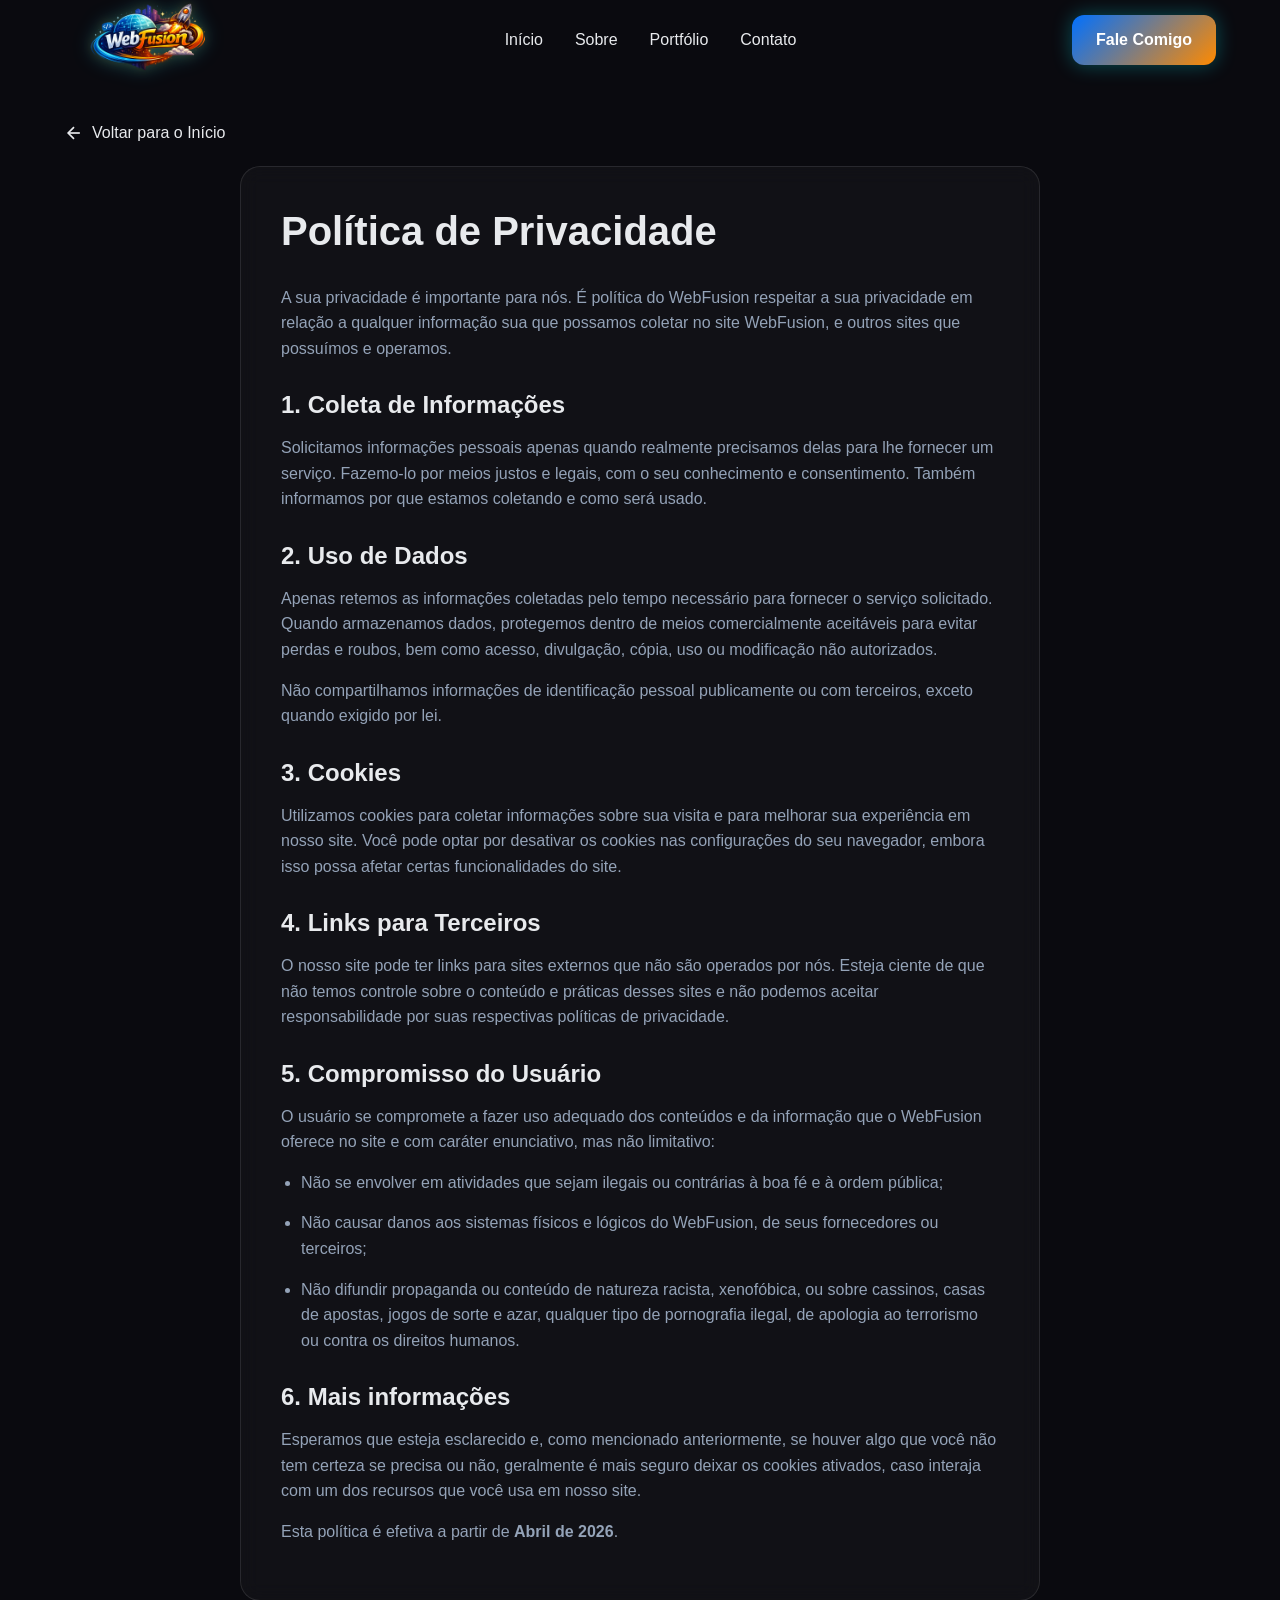
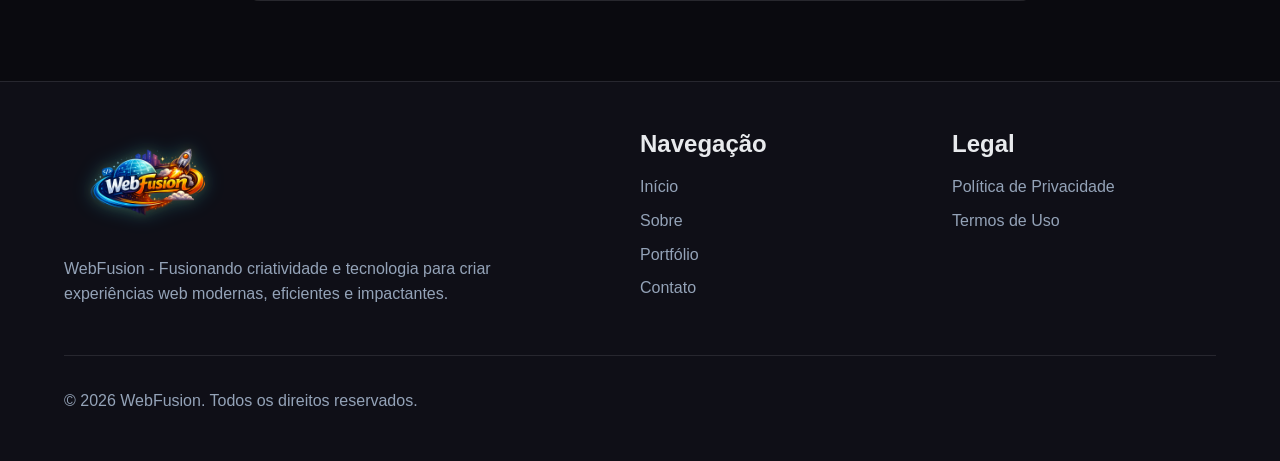
<file: privacy.html>
<!DOCTYPE html>
<html lang="pt-BR">

<head>
    <meta charset="UTF-8">
    <meta name="viewport" content="width=device-width, initial-scale=1.0">
    <meta name="description" content="Política de Privacidade - WebFusion. Entenda como tratamos seus dados.">
    <title>Política de Privacidade - WebFusionDEV</title>
    <link rel="icon" type="image/x-icon" href="assets/favicon/favicon.ico">
    <link rel="stylesheet" href="assets/styles/styles.css">
    <link rel="stylesheet" href="assets/styles/legal.css">
</head>

<body>
    <!-- Navigation -->
    <nav id="navbar" class="scrolled">
        <div class="container nav-container">
            <a href="index.html" class="logo">
                <img src="assets/img/Webfusion.png" alt="WebFusion" class="logo-image">
            </a>

            <div class="nav-links">
                <a href="index.html#hero" class="nav-link">Início</a>
                <a href="index.html#about" class="nav-link">Sobre</a>
                <a href="index.html#portfolio" class="nav-link">Portfólio</a>
                <a href="index.html#contact" class="nav-link">Contato</a>
            </div>

            <a href="index.html#contact" class="btn btn-primary nav-cta">Fale Comigo</a>

            <button class="mobile-menu-toggle" aria-label="Toggle menu">
                <span></span>
                <span></span>
                <span></span>
            </button>
        </div>

        <!-- Mobile Menu -->
        <div class="mobile-menu">
            <a href="index.html#hero" class="mobile-link">Início</a>
            <a href="index.html#about" class="mobile-link">Sobre</a>
            <a href="index.html#portfolio" class="mobile-link">Portfólio</a>
            <a href="index.html#contact" class="mobile-link">Contato</a>
            <a href="index.html#contact" class="btn btn-primary w-full">Fale Comigo</a>
        </div>
    </nav>

    <main class="legal-page">
        <div class="container">
            <a href="index.html" class="back-home">
                <svg width="20" height="20" viewBox="0 0 24 24" fill="none" stroke="currentColor" stroke-width="2">
                    <line x1="19" y1="12" x2="5" y2="12"></line>
                    <polyline points="12 19 5 12 12 5"></polyline>
                </svg>
                Voltar para o Início
            </a>

            <div class="legal-content">
                <h1>Política de Privacidade</h1>
                <p>A sua privacidade é importante para nós. É política do WebFusion respeitar a sua privacidade em relação a qualquer informação sua que possamos coletar no site WebFusion, e outros sites que possuímos e operamos.</p>

                <h2>1. Coleta de Informações</h2>
                <p>Solicitamos informações pessoais apenas quando realmente precisamos delas para lhe fornecer um serviço. Fazemo-lo por meios justos e legais, com o seu conhecimento e consentimento. Também informamos por que estamos coletando e como será usado.</p>

                <h2>2. Uso de Dados</h2>
                <p>Apenas retemos as informações coletadas pelo tempo necessário para fornecer o serviço solicitado. Quando armazenamos dados, protegemos dentro de meios comercialmente aceitáveis ​​para evitar perdas e roubos, bem como acesso, divulgação, cópia, uso ou modificação não autorizados.</p>
                <p>Não compartilhamos informações de identificação pessoal publicamente ou com terceiros, exceto quando exigido por lei.</p>

                <h2>3. Cookies</h2>
                <p>Utilizamos cookies para coletar informações sobre sua visita e para melhorar sua experiência em nosso site. Você pode optar por desativar os cookies nas configurações do seu navegador, embora isso possa afetar certas funcionalidades do site.</p>

                <h2>4. Links para Terceiros</h2>
                <p>O nosso site pode ter links para sites externos que não são operados por nós. Esteja ciente de que não temos controle sobre o conteúdo e práticas desses sites e não podemos aceitar responsabilidade por suas respectivas políticas de privacidade.</p>

                <h2>5. Compromisso do Usuário</h2>
                <p>O usuário se compromete a fazer uso adequado dos conteúdos e da informação que o WebFusion oferece no site e com caráter enunciativo, mas não limitativo:</p>
                <ul>
                    <li>Não se envolver em atividades que sejam ilegais ou contrárias à boa fé e à ordem pública;</li>
                    <li>Não causar danos aos sistemas físicos e lógicos do WebFusion, de seus fornecedores ou terceiros;</li>
                    <li>Não difundir propaganda ou conteúdo de natureza racista, xenofóbica, ou sobre cassinos, casas de apostas, jogos de sorte e azar, qualquer tipo de pornografia ilegal, de apologia ao terrorismo ou contra os direitos humanos.</li>
                </ul>

                <h2>6. Mais informações</h2>
                <p>Esperamos que esteja esclarecido e, como mencionado anteriormente, se houver algo que você não tem certeza se precisa ou não, geralmente é mais seguro deixar os cookies ativados, caso interaja com um dos recursos que você usa em nosso site.</p>
                <p>Esta política é efetiva a partir de <strong>Abril de 2026</strong>.</p>
            </div>
        </div>
    </main>

    <!-- Footer -->
    <footer class="footer">
        <div class="container">
            <div class="footer-grid">
                <div class="footer-brand">
                    <div class="logo">
                        <img src="assets/img/Webfusion.png" alt="WebFusion" class="logo-image">
                    </div>
                    <p class="text-muted">
                        WebFusion - Fusionando criatividade e tecnologia para criar experiências web
                        modernas, eficientes e impactantes.
                    </p>
                </div>

                <div class="footer-links">
                    <h3>Navegação</h3>
                    <ul>
                        <li><a href="index.html#hero">Início</a></li>
                        <li><a href="index.html#about">Sobre</a></li>
                        <li><a href="index.html#portfolio">Portfólio</a></li>
                        <li><a href="index.html#contact">Contato</a></li>
                    </ul>
                </div>

                <div class="footer-links">
                    <h3>Legal</h3>
                    <ul>
                        <li><a href="privacy.html">Política de Privacidade</a></li>
                        <li><a href="terms.html">Termos de Uso</a></li>
                    </ul>
                </div>
            </div>

            <div class="footer-bottom">
                <p class="text-muted">&copy; 2026 WebFusion. Todos os direitos reservados.</p>
            </div>
        </div>
    </footer>

    <script src="assets/script/script.js"></script>
</body>

</html>
</file>
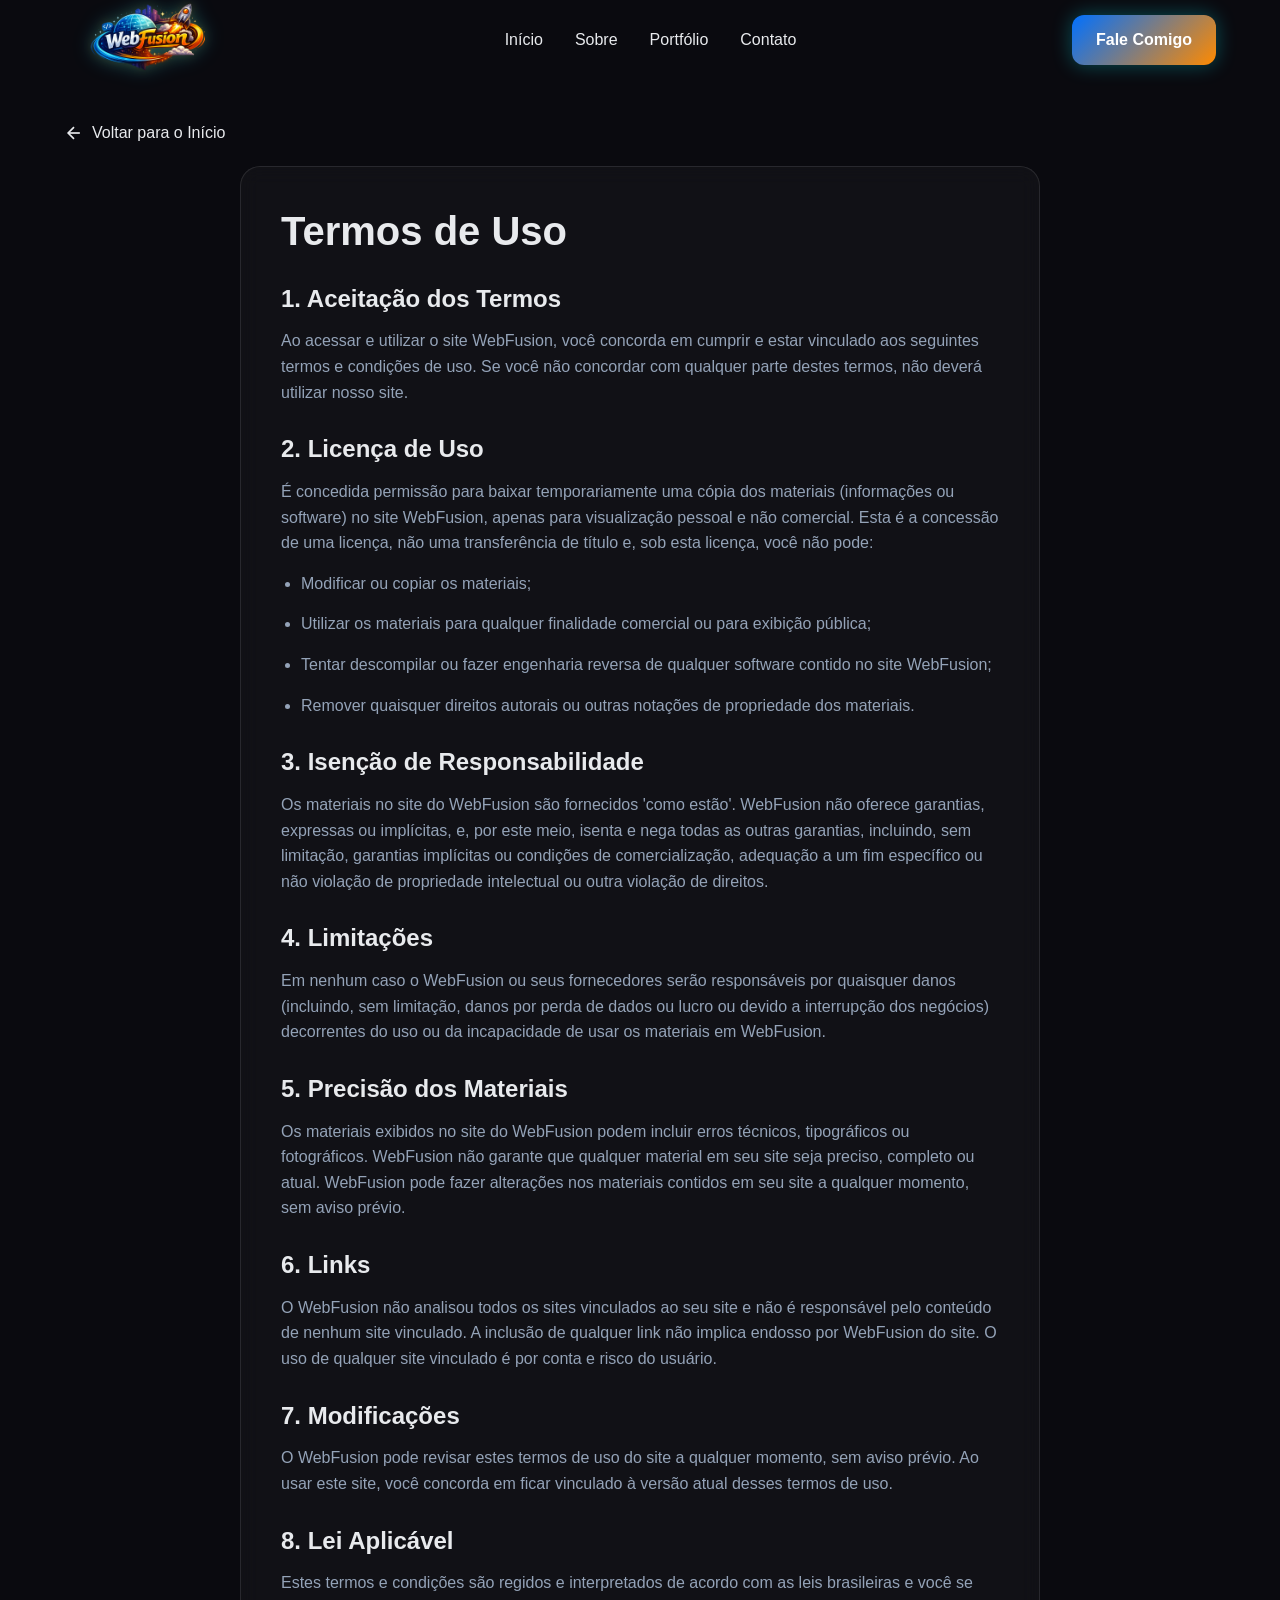
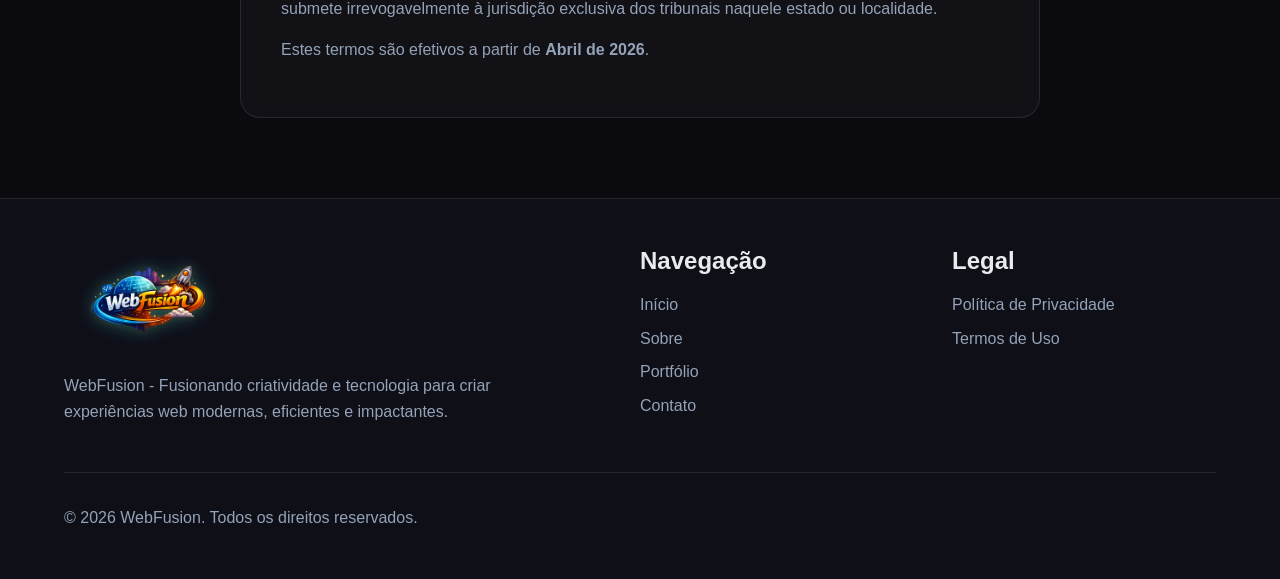
<file: terms.html>
<!DOCTYPE html>
<html lang="pt-BR">

<head>
    <meta charset="UTF-8">
    <meta name="viewport" content="width=device-width, initial-scale=1.0">
    <meta name="description" content="Termos de Uso - WebFusion. Entenda as regras de utilização do nosso site.">
    <title>Termos de Uso - WebFusionDEV</title>
    <link rel="icon" type="image/x-icon" href="assets/favicon/favicon.ico">
    <link rel="stylesheet" href="assets/styles/styles.css">
    <link rel="stylesheet" href="assets/styles/legal.css">
</head>

<body>
    <!-- Navigation -->
    <nav id="navbar" class="scrolled">
        <div class="container nav-container">
            <a href="index.html" class="logo">
                <img src="assets/img/Webfusion.png" alt="WebFusion" class="logo-image">
            </a>

            <div class="nav-links">
                <a href="index.html#hero" class="nav-link">Início</a>
                <a href="index.html#about" class="nav-link">Sobre</a>
                <a href="index.html#portfolio" class="nav-link">Portfólio</a>
                <a href="index.html#contact" class="nav-link">Contato</a>
            </div>

            <a href="index.html#contact" class="btn btn-primary nav-cta">Fale Comigo</a>

            <button class="mobile-menu-toggle" aria-label="Toggle menu">
                <span></span>
                <span></span>
                <span></span>
            </button>
        </div>

        <!-- Mobile Menu -->
        <div class="mobile-menu">
            <a href="index.html#hero" class="mobile-link">Início</a>
            <a href="index.html#about" class="mobile-link">Sobre</a>
            <a href="index.html#portfolio" class="mobile-link">Portfólio</a>
            <a href="index.html#contact" class="mobile-link">Contato</a>
            <a href="index.html#contact" class="btn btn-primary w-full">Fale Comigo</a>
        </div>
    </nav>

    <main class="legal-page">
        <div class="container">
            <a href="index.html" class="back-home">
                <svg width="20" height="20" viewBox="0 0 24 24" fill="none" stroke="currentColor" stroke-width="2">
                    <line x1="19" y1="12" x2="5" y2="12"></line>
                    <polyline points="12 19 5 12 12 5"></polyline>
                </svg>
                Voltar para o Início
            </a>

            <div class="legal-content">
                <h1>Termos de Uso</h1>
                
                <h2>1. Aceitação dos Termos</h2>
                <p>Ao acessar e utilizar o site WebFusion, você concorda em cumprir e estar vinculado aos seguintes termos e condições de uso. Se você não concordar com qualquer parte destes termos, não deverá utilizar nosso site.</p>

                <h2>2. Licença de Uso</h2>
                <p>É concedida permissão para baixar temporariamente uma cópia dos materiais (informações ou software) no site WebFusion, apenas para visualização pessoal e não comercial. Esta é a concessão de uma licença, não uma transferência de título e, sob esta licença, você não pode:</p>
                <ul>
                    <li>Modificar ou copiar os materiais;</li>
                    <li>Utilizar os materiais para qualquer finalidade comercial ou para exibição pública;</li>
                    <li>Tentar descompilar ou fazer engenharia reversa de qualquer software contido no site WebFusion;</li>
                    <li>Remover quaisquer direitos autorais ou outras notações de propriedade dos materiais.</li>
                </ul>

                <h2>3. Isenção de Responsabilidade</h2>
                <p>Os materiais no site do WebFusion são fornecidos 'como estão'. WebFusion não oferece garantias, expressas ou implícitas, e, por este meio, isenta e nega todas as outras garantias, incluindo, sem limitação, garantias implícitas ou condições de comercialização, adequação a um fim específico ou não violação de propriedade intelectual ou outra violação de direitos.</p>

                <h2>4. Limitações</h2>
                <p>Em nenhum caso o WebFusion ou seus fornecedores serão responsáveis por quaisquer danos (incluindo, sem limitação, danos por perda de dados ou lucro ou devido a interrupção dos negócios) decorrentes do uso ou da incapacidade de usar os materiais em WebFusion.</p>

                <h2>5. Precisão dos Materiais</h2>
                <p>Os materiais exibidos no site do WebFusion podem incluir erros técnicos, tipográficos ou fotográficos. WebFusion não garante que qualquer material em seu site seja preciso, completo ou atual. WebFusion pode fazer alterações nos materiais contidos em seu site a qualquer momento, sem aviso prévio.</p>

                <h2>6. Links</h2>
                <p>O WebFusion não analisou todos os sites vinculados ao seu site e não é responsável pelo conteúdo de nenhum site vinculado. A inclusão de qualquer link não implica endosso por WebFusion do site. O uso de qualquer site vinculado é por conta e risco do usuário.</p>

                <h2>7. Modificações</h2>
                <p>O WebFusion pode revisar estes termos de uso do site a qualquer momento, sem aviso prévio. Ao usar este site, você concorda em ficar vinculado à versão atual desses termos de uso.</p>

                <h2>8. Lei Aplicável</h2>
                <p>Estes termos e condições são regidos e interpretados de acordo com as leis brasileiras e você se submete irrevogavelmente à jurisdição exclusiva dos tribunais naquele estado ou localidade.</p>
                
                <p>Estes termos são efetivos a partir de <strong>Abril de 2026</strong>.</p>
            </div>
        </div>
    </main>

    <!-- Footer -->
    <footer class="footer">
        <div class="container">
            <div class="footer-grid">
                <div class="footer-brand">
                    <div class="logo">
                        <img src="assets/img/Webfusion.png" alt="WebFusion" class="logo-image">
                    </div>
                    <p class="text-muted">
                        WebFusion - Fusionando criatividade e tecnologia para criar experiências web
                        modernas, eficientes e impactantes.
                    </p>
                </div>

                <div class="footer-links">
                    <h3>Navegação</h3>
                    <ul>
                        <li><a href="index.html#hero">Início</a></li>
                        <li><a href="index.html#about">Sobre</a></li>
                        <li><a href="index.html#portfolio">Portfólio</a></li>
                        <li><a href="index.html#contact">Contato</a></li>
                    </ul>
                </div>

                <div class="footer-links">
                    <h3>Legal</h3>
                    <ul>
                        <li><a href="privacy.html">Política de Privacidade</a></li>
                        <li><a href="terms.html">Termos de Uso</a></li>
                    </ul>
                </div>
            </div>

            <div class="footer-bottom">
                <p class="text-muted">&copy; 2026 WebFusion. Todos os direitos reservados.</p>
            </div>
        </div>
    </footer>

    <script src="assets/script/script.js"></script>
</body>

</html>
</file>
<file: assets/styles/styles.css>
/* Reset & Base Styles */
* {
    margin: 0;
    padding: 0;
    box-sizing: border-box;
}

:root {
    /* Colors */
    --bg-primary: #0a0a0f;
    --bg-secondary: #151520;
    --bg-tertiary: #1e293b;
    --text-primary: #e8eaed;
    --text-muted: #94a3b8;
    --neon-blue: #0070ff;
    --neon-orange: #ff8a00;
    --neon-yellow: #ffcc00;
    --neon-green: #00ff9d;
    --purple-accent: #6b5ce7;
    --border-color: rgba(255, 255, 255, 0.1);

    /* Spacing */
    --spacing-xs: 0.5rem;
    --spacing-sm: 1rem;
    --spacing-md: 1.5rem;
    --spacing-lg: 2rem;
    --spacing-xl: 3rem;
    --spacing-2xl: 4rem;

    /* Border Radius */
    --radius-sm: 0.5rem;
    --radius-md: 0.75rem;
    --radius-lg: 1rem;
    --radius-xl: 1.5rem;
}

html {
    scroll-behavior: smooth;
}

body {
    font-family: -apple-system, BlinkMacSystemFont, 'Segoe UI', Roboto, 'Helvetica Neue', Arial, sans-serif;
    background-color: var(--bg-primary);
    color: var(--text-primary);
    line-height: 1.6;
    overflow-x: hidden;
}

/* Container */
.container {
    max-width: 1200px;
    margin: 0 auto;
    padding: 0 1.5rem;
}

/* Typography */
h1,
h2,
h3,
h4,
h5,
h6 {
    font-weight: 600;
    line-height: 1.2;
}

h1 {
    font-size: 3.5rem;
}

h2 {
    font-size: 2.5rem;
}

h3 {
    font-size: 1.5rem;
}

.text-gradient {
    background: linear-gradient(135deg, var(--neon-blue), var(--neon-orange));
    -webkit-background-clip: text;
    -webkit-text-fill-color: transparent;
    background-clip: text;
}

.text-neon {
    color: var(--neon-blue);
}

.text-muted {
    color: var(--text-muted);
}

/* Buttons */
.btn {
    display: inline-flex;
    align-items: center;
    justify-content: center;
    gap: 0.5rem;
    padding: 0.75rem 1.5rem;
    font-size: 1rem;
    font-weight: 500;
    border-radius: var(--radius-md);
    cursor: pointer;
    transition: all 0.3s ease;
    border: none;
    text-decoration: none;
}

.btn-primary {
    background: linear-gradient(135deg, var(--neon-blue), var(--neon-orange));
    color: #ffffff;
    box-shadow: 0 0 20px rgba(0, 242, 255, 0.3);
    font-weight: 600;
}

.btn-primary:hover {
    background: linear-gradient(135deg, #005bc5, #ff6a00);
    box-shadow: 0 0 30px rgba(0, 112, 255, 0.4), 0 0 30px rgba(255, 138, 0, 0.3);
    transform: translateY(-2px);
}

.btn-outline {
    background-color: transparent;
    color: var(--neon-blue);
    border: 2px solid var(--neon-blue);
}

.btn-outline:hover {
    background-color: var(--neon-blue);
    color: var(--bg-primary);
}

.btn-sm {
    padding: 0.5rem 1rem;
    font-size: 0.875rem;
}

.w-full {
    width: 100%;
}

/* Navigation */
#navbar {
    position: fixed;
    top: 0;
    left: 0;
    right: 0;
    z-index: 1000;
    transition: all 0.3s ease;
}

#navbar.scrolled {
    background-color: rgba(10, 10, 15, 0.8);
    backdrop-filter: blur(20px);
    border-bottom: 1px solid var(--border-color);
    box-shadow: 0 4px 20px rgba(0, 0, 0, 0.3);
}

.nav-container {
    display: flex;
    align-items: center;
    justify-content: space-between;
    height: 5rem;
}

.logo {
    display: flex;
    align-items: center;
    gap: 0.75rem;
    text-decoration: none;
    color: var(--text-primary);
    font-size: 1.25rem;
    font-weight: 600;
    transition: all 0.3s ease;
}

.logo:hover {
    transform: scale(1.05);
}

.logo-text-brand {
    font-size: 1.4rem;
    font-weight: 700;
    background: linear-gradient(135deg, var(--neon-blue), var(--neon-orange));
    -webkit-background-clip: text;
    -webkit-text-fill-color: transparent;
    background-clip: text;
    letter-spacing: 0.5px;
}

.logo-image {
    height: 110px;
    width: auto;
    object-fit: contain;
    filter: drop-shadow(0 0 10px rgba(0, 217, 255, 0.3)) drop-shadow(0 0 5px rgba(255, 157, 0, 0.2));
    transition: all 0.3s ease;
    animation: logoFloat 3s ease-in-out infinite;
}

.logo:hover .logo-image {
    filter: drop-shadow(0 0 25px rgba(0, 217, 255, 0.6)) drop-shadow(0 0 15px rgba(255, 157, 0, 0.4));
    animation-play-state: paused;
}

@keyframes logoFloat {

    0%,
    100% {
        transform: translateY(0px);
    }

    50% {
        transform: translateY(-3px);
    }
}

.logo-icon {
    padding: 0.5rem;
    background-color: rgba(0, 217, 255, 0.1);
    border-radius: var(--radius-sm);
    color: var(--neon-blue);
    transition: background-color 0.3s ease;
}

.logo:hover .logo-icon {
    background-color: rgba(0, 217, 255, 0.2);
}

.nav-links {
    display: flex;
    align-items: center;
    gap: 2rem;
}

.nav-link {
    color: var(--text-primary);
    text-decoration: none;
    font-weight: 500;
    position: relative;
    transition: color 0.3s ease;
}

.nav-link:hover {
    color: var(--neon-blue);
}

.nav-link::after {
    content: '';
    position: absolute;
    bottom: -4px;
    left: 0;
    width: 0;
    height: 2px;
    background: linear-gradient(90deg, var(--neon-blue), var(--neon-orange));
    transition: width 0.3s ease;
    box-shadow: 0 0 5px var(--neon-blue);
}

.nav-link:hover::after,
.nav-link.active::after {
    width: 100%;
}

.nav-link.active {
    color: var(--neon-blue);
}

.nav-cta {
    display: inline-flex;
}

.mobile-menu-toggle {
    display: none;
    flex-direction: column;
    gap: 4px;
    background: transparent;
    border: none;
    cursor: pointer;
    padding: 0.5rem;
}

.mobile-menu-toggle span {
    width: 24px;
    height: 2px;
    background-color: var(--text-primary);
    transition: all 0.3s ease;
}

.mobile-menu {
    display: none;
    flex-direction: column;
    gap: 1rem;
    padding: 1.5rem;
    background-color: rgba(10, 10, 15, 0.95);
    backdrop-filter: blur(20px);
    border-bottom: 1px solid var(--border-color);
}

.mobile-menu.active {
    display: flex;
}

.mobile-link {
    color: var(--text-primary);
    text-decoration: none;
    padding: 0.5rem 0;
    transition: color 0.3s ease;
}

.mobile-link:hover {
    color: var(--neon-blue);
}

/* Hero Section */
.hero-section {
    min-height: 100vh;
    display: flex;
    align-items: center;
    justify-content: center;
    position: relative;
    overflow: hidden;
    padding-top: 5rem;
}

.bg-gradient {
    position: absolute;
    width: 24rem;
    height: 24rem;
    border-radius: 50%;
    filter: blur(120px);
    opacity: 0.2;
    animation: pulse 8s ease-in-out infinite;
}

.gradient-1 {
    background: linear-gradient(135deg, var(--neon-blue), var(--purple-accent));
    top: -10rem;
    right: -10rem;
}

.gradient-2 {
    background: linear-gradient(135deg, var(--neon-orange), var(--neon-blue));
    bottom: -10rem;
    left: -10rem;
    animation-delay: 4s;
}

@keyframes pulse {

    0%,
    100% {
        transform: scale(1);
        opacity: 0.2;
    }

    50% {
        transform: scale(1.2);
        opacity: 0.3;
    }
}

.hero-grid {
    display: grid;
    grid-template-columns: 1fr 1fr;
    gap: 3rem;
    align-items: center;
    position: relative;
    z-index: 10;
}

.hero-content {
    animation: slideInLeft 0.8s ease-out;
}

@keyframes slideInLeft {
    from {
        opacity: 0;
        transform: translateX(-50px);
    }

    to {
        opacity: 1;
        transform: translateX(0);
    }
}

.badge {
    display: inline-flex;
    align-items: center;
    gap: 0.5rem;
    padding: 0.5rem 1rem;
    background: linear-gradient(135deg, rgba(0, 217, 255, 0.1), rgba(255, 157, 0, 0.05));
    border: 1px solid rgba(0, 217, 255, 0.3);
    border-radius: 2rem;
    margin-bottom: 1.5rem;
    font-size: 0.875rem;
    color: var(--text-muted);
    box-shadow: 0 0 20px rgba(0, 217, 255, 0.1);
}

.badge svg {
    color: var(--neon-blue);
}

.hero-title {
    margin-bottom: 1.5rem;
    line-height: 1.1;
}

.hero-description {
    font-size: 1.25rem;
    color: var(--text-muted);
    margin-bottom: 2rem;
    max-width: 36rem;
}

.hero-buttons {
    display: flex;
    gap: 1rem;
    flex-wrap: wrap;
}

.hero-visual {
    animation: slideInRight 0.8s ease-out 0.4s backwards;
}

@keyframes slideInRight {
    from {
        opacity: 0;
        transform: translateX(50px);
    }

    to {
        opacity: 1;
        transform: translateX(0);
    }
}

.code-window {
    background-color: var(--bg-secondary);
    border: 1px solid var(--border-color);
    border-radius: var(--radius-xl);
    padding: 1.5rem;
    box-shadow: 0 20px 60px rgba(0, 0, 0, 0.3), 0 0 40px rgba(0, 217, 255, 0.1);
    position: relative;
    transition: all 0.3s ease;
}

.code-window:hover {
    box-shadow: 0 20px 60px rgba(0, 0, 0, 0.4), 0 0 60px rgba(0, 217, 255, 0.2), 0 0 40px rgba(255, 157, 0, 0.1);
    border-color: rgba(0, 217, 255, 0.3);
}

.window-header {
    display: flex;
    gap: 0.5rem;
    margin-bottom: 1rem;
}

.window-dot {
    width: 12px;
    height: 12px;
    border-radius: 50%;
}

.window-dot.red {
    background-color: #ef4444;
}

.window-dot.yellow {
    background-color: #eab308;
}

.window-dot.green {
    background-color: #22c55e;
}

.code-content {
    font-family: 'Courier New', monospace;
    font-size: 0.875rem;
    line-height: 1.6;
    color: var(--text-muted);
}

.code-purple {
    color: #a78bfa;
}

.code-blue {
    color: var(--neon-blue);
}

.code-yellow {
    color: #fbbf24;
}

.code-green {
    color: #4ade80;
}

.code-orange {
    color: var(--neon-orange);
}

.code-glow {
    position: absolute;
    width: 8rem;
    height: 8rem;
    border-radius: 50%;
    filter: blur(60px);
    opacity: 0.2;
}

.glow-1 {
    background: radial-gradient(circle, var(--neon-blue), transparent);
    top: -2rem;
    right: -2rem;
}

.glow-2 {
    background: radial-gradient(circle, var(--neon-orange), transparent);
    bottom: -2rem;
    left: -2rem;
}

.hero-logo-watermark {
    position: absolute;
    top: 50%;
    right: 10%;
    transform: translateY(-50%);
    opacity: 0.05;
    pointer-events: none;
    z-index: 1;
}

.hero-logo-watermark img {
    width: 400px;
    height: auto;
    filter: blur(2px);
}

.scroll-indicator {
    position: absolute;
    bottom: 2rem;
    left: 50%;
    transform: translateX(-50%);
    color: var(--neon-blue);
    animation: bounce 2s ease-in-out infinite;
    z-index: 20;
}

@keyframes bounce {

    0%,
    100% {
        transform: translateX(-50%) translateY(0);
    }

    50% {
        transform: translateX(-50%) translateY(10px);
    }
}

/* Section Styles */
.section {
    padding: 5rem 0;
}

.section-alt {
    background-color: rgba(21, 21, 32, 0.3);
}

.section-header {
    text-align: center;
    margin-bottom: 4rem;
}

.section-label {
    display: inline-block;
    color: var(--neon-blue);
    text-transform: uppercase;
    font-size: 0.875rem;
    letter-spacing: 0.1em;
    margin-bottom: 1rem;
}

.section-title {
    margin-bottom: 1rem;
}

/* About Section */
.about-grid {
    display: grid;
    grid-template-columns: 1fr 1fr;
    gap: 3rem;
    align-items: center;
}

.about-content {
    animation: fadeInUp 0.8s ease-out;
}

.about-content p {
    margin-bottom: 1.5rem;
    font-size: 1.125rem;
}

.skills-grid {
    display: flex;
    flex-direction: column;
    gap: 1.5rem;
}

.skill-card {
    display: flex;
    align-items: flex-start;
    gap: 1rem;
    padding: 1.5rem;
    background-color: var(--bg-secondary);
    border: 1px solid var(--border-color);
    border-radius: var(--radius-xl);
    transition: all 0.3s ease;
    animation: fadeInUp 0.8s ease-out;
}

.skill-card:hover {
    border-color: var(--neon-blue);
    transform: translateY(-4px);
    box-shadow: 0 10px 30px rgba(0, 217, 255, 0.2), 0 5px 15px rgba(255, 157, 0, 0.1);
}

.skill-icon {
    padding: 0.75rem;
    background: linear-gradient(135deg, rgba(0, 217, 255, 0.1), rgba(255, 157, 0, 0.05));
    border-radius: var(--radius-md);
    color: var(--neon-blue);
    transition: all 0.3s ease;
}

.skill-card:hover .skill-icon {
    background: linear-gradient(135deg, rgba(0, 217, 255, 0.2), rgba(255, 157, 0, 0.15));
    box-shadow: 0 0 20px rgba(0, 217, 255, 0.3), 0 0 10px rgba(255, 157, 0, 0.2);
    transform: scale(1.1);
}

@keyframes fadeInUp {
    from {
        opacity: 0;
        transform: translateY(30px);
    }

    to {
        opacity: 1;
        transform: translateY(0);
    }
}

/* Professional Section */
.competencies-card {
    background-color: var(--bg-secondary);
    border: 1px solid var(--border-color);
    border-radius: var(--radius-xl);
    padding: 3rem;
    margin-bottom: 3rem;
}

.card-title {
    display: flex;
    align-items: center;
    gap: 0.5rem;
    font-size: 1.5rem;
    margin-bottom: 2rem;
}

.card-title svg {
    color: var(--neon-blue);
}

.progress-bars {
    display: flex;
    flex-direction: column;
    gap: 1.5rem;
}

.progress-header {
    display: flex;
    justify-content: space-between;
    margin-bottom: 0.5rem;
}

.progress-bar {
    height: 0.5rem;
    background-color: var(--bg-tertiary);
    border-radius: 1rem;
    overflow: hidden;
}

.progress-fill {
    height: 100%;
    background: linear-gradient(90deg, var(--neon-blue), var(--neon-orange));
    border-radius: 1rem;
    box-shadow: 0 0 10px rgba(0, 217, 255, 0.5), 0 0 10px rgba(255, 157, 0, 0.3);
    width: 0;
    transition: width 1s ease-out;
}

.progress-fill.animate {
    width: var(--progress);
}

.values-grid {
    display: grid;
    grid-template-columns: repeat(3, 1fr);
    gap: 1.5rem;
}

.value-card {
    padding: 1.5rem;
    background-color: var(--bg-secondary);
    border: 1px solid var(--border-color);
    border-radius: var(--radius-xl);
    transition: all 0.3s ease;
}

.value-card:hover {
    border-color: var(--neon-blue);
    transform: translateY(-4px);
    box-shadow: 0 10px 30px rgba(0, 217, 255, 0.2), 0 5px 15px rgba(255, 157, 0, 0.1);
}

.value-icon {
    display: inline-flex;
    padding: 0.75rem;
    background: linear-gradient(135deg, rgba(0, 217, 255, 0.1), rgba(255, 157, 0, 0.05));
    border-radius: var(--radius-md);
    color: var(--neon-blue);
    margin-bottom: 1rem;
    transition: all 0.3s ease;
}

.value-card:hover .value-icon {
    background: linear-gradient(135deg, rgba(0, 217, 255, 0.2), rgba(255, 157, 0, 0.15));
    box-shadow: 0 0 20px rgba(0, 217, 255, 0.3), 0 0 10px rgba(255, 157, 0, 0.2);
    transform: scale(1.1) rotate(5deg);
}

/* Portfolio Section */
.portfolio-grid {
    display: grid;
    grid-template-columns: repeat(2, 1fr);
    gap: 2rem;
}

.project-card {
    background-color: var(--bg-secondary);
    border: 1px solid var(--border-color);
    border-radius: var(--radius-xl);
    overflow: hidden;
    transition: all 0.3s ease;
}

.project-card:hover {
    border-color: var(--neon-blue);
    transform: translateY(-4px);
    box-shadow: 0 15px 40px rgba(0, 217, 255, 0.25), 0 8px 20px rgba(255, 157, 0, 0.15);
}

.project-image {
    position: relative;
    aspect-ratio: 16 / 9;
    overflow: hidden;
}

.project-image img {
    width: 100%;
    height: 100%;
    object-fit: cover;
    transition: transform 0.5s ease;
}

.project-card:hover .project-image img {
    transform: scale(1.1);
}

.project-overlay {
    position: absolute;
    inset: 0;
    background: linear-gradient(to top, var(--bg-primary), transparent);
    opacity: 0.6;
}

.project-content {
    padding: 1.5rem;
}

.project-tags {
    display: flex;
    flex-wrap: wrap;
    gap: 0.5rem;
    margin-bottom: 1rem;
}

.tag {
    padding: 0.25rem 0.75rem;
    background: linear-gradient(135deg, rgba(0, 217, 255, 0.15), rgba(255, 157, 0, 0.1));
    color: var(--neon-blue);
    font-size: 0.875rem;
    border-radius: 2rem;
    border: 1px solid rgba(0, 217, 255, 0.2);
    transition: all 0.3s ease;
}

.tag:hover {
    background: linear-gradient(135deg, rgba(0, 217, 255, 0.25), rgba(255, 157, 0, 0.2));
    border-color: var(--neon-blue);
}

.project-buttons {
    display: flex;
    gap: 0.75rem;
}

/* Testimonials Section */
.testimonials-grid {
    display: grid;
    grid-template-columns: repeat(3, 1fr);
    gap: 1.5rem;
}

.testimonial-card {
    padding: 1.5rem;
    background-color: var(--bg-secondary);
    border: 1px solid var(--border-color);
    border-radius: var(--radius-xl);
    position: relative;
    transition: all 0.3s ease;
}

.testimonial-card:hover {
    border-color: var(--neon-blue);
    transform: translateY(-4px);
    box-shadow: 0 10px 30px rgba(0, 217, 255, 0.2), 0 5px 15px rgba(255, 157, 0, 0.1);
}

.quote-icon {
    position: absolute;
    top: 1.5rem;
    right: 1.5rem;
    opacity: 0.1;
    transition: opacity 0.3s ease;
}

.testimonial-card:hover .quote-icon {
    opacity: 0.2;
}

.quote-icon svg {
    color: var(--neon-blue);
}

.rating {
    display: flex;
    gap: 0.25rem;
    margin-bottom: 1rem;
}

.testimonial-text {
    color: var(--text-primary);
    margin-bottom: 1.5rem;
    line-height: 1.6;
    position: relative;
    z-index: 10;
}

.testimonial-avatar {
    width: 3rem;
    height: 3rem;
    border-radius: 50%;
    background: linear-gradient(135deg, var(--neon-blue), var(--neon-orange));
    margin-bottom: 0.75rem;
    box-shadow: 0 0 15px rgba(0, 217, 255, 0.3), 0 0 15px rgba(255, 157, 0, 0.2);
}

.testimonial-card h4 {
    color: var(--text-primary);
    margin-bottom: 0.25rem;
}

/* Contact Section */
.contact-grid {
    display: grid;
    grid-template-columns: 1fr 1fr;
    gap: 3rem;
}

.contact-form {
    display: flex;
    flex-direction: column;
    gap: 1.5rem;
}

.form-group {
    display: flex;
    flex-direction: column;
    gap: 0.5rem;
}

.form-group label {
    color: var(--text-primary);
    font-weight: 500;
}

.form-group input,
.form-group textarea {
    padding: 0.75rem 1rem;
    background-color: rgba(255, 255, 255, 0.05);
    border: 1px solid var(--border-color);
    border-radius: var(--radius-md);
    color: var(--text-primary);
    font-family: inherit;
    font-size: 1rem;
    transition: all 0.3s ease;
}

.form-group input:focus,
.form-group textarea:focus {
    outline: none;
    border-color: var(--neon-blue);
    box-shadow: 0 0 0 3px rgba(0, 217, 255, 0.1);
}

.form-group textarea {
    resize: vertical;
    min-height: 150px;
}

.contact-info {
    display: flex;
    flex-direction: column;
    gap: 1rem;
}

.info-card {
    display: flex;
    align-items: flex-start;
    gap: 1rem;
    padding: 1rem;
    background-color: var(--bg-secondary);
    border: 1px solid var(--border-color);
    border-radius: var(--radius-xl);
    transition: all 0.3s ease;
}

.info-card:hover {
    border-color: var(--neon-blue);
    box-shadow: 0 5px 20px rgba(0, 217, 255, 0.15), 0 3px 10px rgba(255, 157, 0, 0.1);
}

.info-icon {
    display: flex;
    align-items: center;
    justify-content: center;
    width: 3.5rem;
    height: 3.5rem;
    flex-shrink: 0;
    background: linear-gradient(135deg, rgba(0, 112, 255, 0.1), rgba(255, 138, 0, 0.05));
    border-radius: var(--radius-md);
    color: var(--neon-blue);
    transition: all 0.3s ease;
}

.info-card:hover .info-icon {
    background: linear-gradient(135deg, rgba(0, 217, 255, 0.2), rgba(255, 157, 0, 0.15));
    box-shadow: 0 0 15px rgba(0, 217, 255, 0.3);
    transform: scale(1.05);
}

.info-card h4 {
    font-size: 0.875rem;
    color: var(--text-muted);
    margin-bottom: 0.25rem;
}

.social-card {
    padding: 1.5rem;
    background-color: var(--bg-secondary);
    border: 1px solid var(--border-color);
    border-radius: var(--radius-xl);
}

.social-links {
    display: flex;
    gap: 1rem;
    margin-top: 1rem;
}

.social-link {
    display: flex;
    align-items: center;
    justify-content: center;
    padding: 0.75rem;
    background: linear-gradient(135deg, rgba(0, 217, 255, 0.1), rgba(255, 157, 0, 0.05));
    border-radius: var(--radius-md);
    color: var(--neon-blue);
    text-decoration: none;
    transition: all 0.3s ease;
    border: 1px solid transparent;
}

.social-link:hover {
    background: linear-gradient(135deg, rgba(0, 217, 255, 0.2), rgba(255, 157, 0, 0.15));
    transform: scale(1.1) rotate(5deg);
    box-shadow: 0 0 20px rgba(0, 217, 255, 0.4), 0 0 10px rgba(255, 157, 0, 0.2);
    border-color: var(--neon-blue);
}

.availability-card {
    display: flex;
    align-items: flex-start;
    gap: 0.75rem;
    padding: 1.5rem;
    background: linear-gradient(135deg, rgba(0, 217, 255, 0.1), rgba(255, 157, 0, 0.1));
    border: 1px solid rgba(0, 217, 255, 0.3);
    border-radius: var(--radius-xl);
}

.availability-dot {
    width: 0.75rem;
    height: 0.75rem;
    background-color: var(--neon-orange);
    border-radius: 50%;
    margin-top: 0.375rem;
    animation: pulse 2s ease-in-out infinite;
    box-shadow: 0 0 10px var(--neon-orange);
}

.availability-card h4 {
    color: var(--text-primary);
    margin-bottom: 0.25rem;
}

/* Footer */
.footer {
    background-color: rgba(21, 21, 32, 0.5);
    border-top: 1px solid var(--border-color);
    padding: 3rem 0;
}

.footer-grid {
    display: grid;
    grid-template-columns: 2fr 1fr 1fr;
    gap: 3rem;
    margin-bottom: 2rem;
}

.footer-brand-name {
    color: var(--text-primary);
    font-size: 1.5rem;
    font-weight: 700;
    margin: 1rem 0 0.5rem 0;
    background: linear-gradient(135deg, var(--neon-blue), var(--neon-orange));
    -webkit-background-clip: text;
    -webkit-text-fill-color: transparent;
    background-clip: text;
}

.footer-brand p {
    margin: 1rem 0;
    max-width: 28rem;
}

.footer-love {
    display: flex;
    align-items: center;
    gap: 0.5rem;
    color: var(--text-muted);
}

.footer-links h3 {
    color: var(--text-primary);
    margin-bottom: 1rem;
}

.footer-links ul {
    list-style: none;
}

.footer-links li {
    margin-bottom: 0.5rem;
}

.footer-links a {
    color: var(--text-muted);
    text-decoration: none;
    transition: color 0.3s ease;
}

.footer-links a:hover {
    color: var(--neon-blue);
}

.footer-bottom {
    display: flex;
    justify-content: space-between;
    align-items: center;
    padding-top: 2rem;
    border-top: 1px solid var(--border-color);
}

.footer-bottom-links {
    display: flex;
    gap: 1.5rem;
}

.footer-bottom-links a {
    color: var(--text-muted);
    text-decoration: none;
    font-size: 0.875rem;
    transition: color 0.3s ease;
}

.footer-bottom-links a:hover {
    color: var(--neon-blue);
}

/* Responsive Design */
@media (max-width: 1024px) {
    h1 {
        font-size: 2.5rem;
    }

    h2 {
        font-size: 2rem;
    }

    .hero-grid {
        grid-template-columns: 1fr;
        gap: 2rem;
    }

    .hero-visual {
        order: -1;
    }

    .about-grid {
        grid-template-columns: 1fr;
    }

    .values-grid {
        grid-template-columns: 1fr;
    }

    .testimonials-grid {
        grid-template-columns: 1fr;
    }

    .contact-grid {
        grid-template-columns: 1fr;
    }

    .footer-grid {
        grid-template-columns: 1fr;
    }
}

@media (max-width: 768px) {
    .container {
        padding: 0 1rem;
    }

    .nav-links,
    .nav-cta {
        display: none;
    }

    .mobile-menu-toggle {
        display: flex;
    }

    .logo-image {
        height: 48px;
    }

    .logo-text-brand {
        font-size: 1.2rem;
    }

    .hero-logo-watermark {
        display: none;
    }

    .code-window:hover {
        box-shadow: 0 20px 60px rgba(0, 0, 0, 0.4), 0 0 40px rgba(0, 217, 255, 0.15);
    }

    h1 {
        font-size: 2rem;
    }

    .hero-description {
        font-size: 1rem;
    }

    .hero-buttons {
        flex-direction: column;
    }

    .hero-buttons .btn {
        width: 100%;
    }

    .code-window {
        font-size: 0.75rem;
    }

    .portfolio-grid {
        grid-template-columns: 1fr;
    }

    .project-buttons {
        flex-direction: column;
    }

    .footer-bottom {
        flex-direction: column;
        gap: 1rem;
        text-align: center;
    }
}

@media (max-width: 480px) {
    h1 {
        font-size: 1.75rem;
    }

    h2 {
        font-size: 1.5rem;
    }

    .section {
        padding: 3rem 0;
    }

    .logo-text-brand {
        display: none;
    }
}
</file>
<file: assets/styles/legal.css>
.legal-page {
    padding: 120px 0 80px;
    min-height: 100vh;
}

.legal-content {
    max-width: 800px;
    margin: 0 auto;
    background: rgba(255, 255, 255, 0.03);
    border: 1px solid rgba(255, 255, 255, 0.1);
    border-radius: 20px;
    padding: 40px;
    backdrop-filter: blur(10px);
}

.legal-content h1 {
    font-size: 2.5rem;
    margin-bottom: 30px;
    color: var(--white);
}

.legal-content h2 {
    font-size: 1.5rem;
    margin-top: 30px;
    margin-bottom: 15px;
    color: var(--primary);
}

.legal-content p, .legal-content li {
    color: var(--text-muted);
    line-height: 1.6;
    margin-bottom: 15px;
}

.legal-content ul {
    margin-left: 20px;
    margin-bottom: 20px;
}

.back-home {
    display: inline-flex;
    align-items: center;
    gap: 8px;
    color: var(--primary);
    text-decoration: none;
    margin-bottom: 20px;
    font-weight: 500;
    transition: gap 0.3s ease;
}

.back-home:hover {
    gap: 12px;
}
</file>
